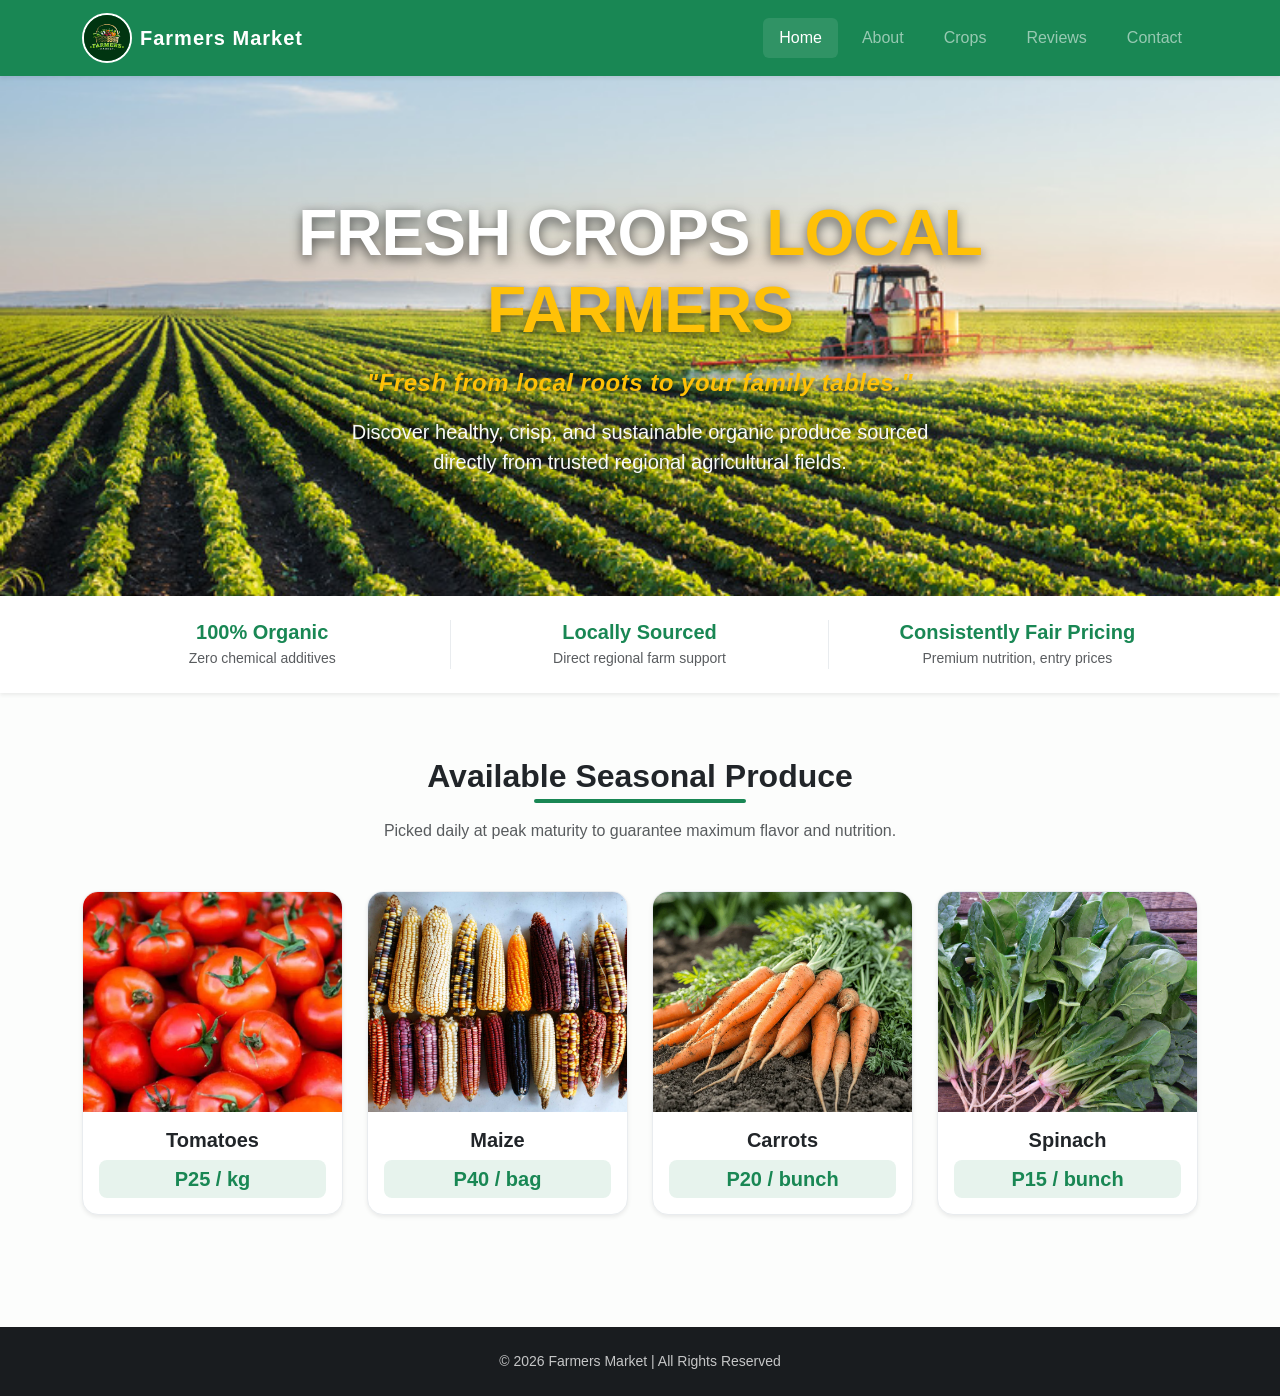
<file: index.html>
<!DOCTYPE html>
<html lang="en">
<head>
    <meta charset="UTF-8">
    <meta name="viewport" content="width=device-width, initial-scale=1.0">
    <title>Home | Farmers Market</title>
    <link href="https://cdn.jsdelivr.net/npm/bootstrap@5.3.2/dist/css/bootstrap.min.css" rel="stylesheet">
    <link rel="stylesheet" href="style.css">
</head>
<body>

    <nav class="navbar navbar-expand-lg navbar-dark bg-success sticky-top shadow-sm">
        <div class="container">
            <a class="navbar-brand d-flex align-items-center" href="index.html">
                <img src="hand-drawn-farmers-market-logo_23-2149329270.avif"
                     alt="Farmers Market Organic Business Logo"
                     width="50"
                     height="50"
                     class="me-2 rounded-circle border border-white border-2">
                <span class="fw-bold tracking-wide">Farmers Market</span>
            </a>
            <button class="navbar-toggler" type="button" data-bs-toggle="collapse" data-bs-target="#menu">
                <span class="navbar-toggler-icon"></span>
            </button>
            <div class="collapse navbar-collapse" id="menu">
                <ul class="navbar-nav ms-auto gap-2">
                    <li class="nav-item"><a class="nav-link active px-3 rounded bg-white bg-opacity-10" aria-current="page" href="index.html">Home</a></li>
                    <li class="nav-item"><a class="nav-link px-3" href="about.html">About</a></li>
                    <li class="nav-item"><a class="nav-link px-3" href="crops.html">Crops</a></li>
                    <li class="nav-item"><a class="nav-link px-3" href="review.html">Reviews</a></li>
                    <li class="nav-item"><a class="nav-link px-3" href="contact.html">Contact</a></li>
                </ul>
            </div>
        </div>
    </nav>

    <header class="hero position-relative">
        <div class="container position-relative z-2">
            <div class="row justify-content-center">
                <div class="col-md-10 col-lg-8 hero-text text-center">
                    <h1 class="display-3 fw-black text-white text-uppercase tracking-tight mb-3">
                        Fresh Crops <span class="text-warning">Local Farmers</span>
                    </h1>
                    <p class="fs-4 text-warning fst-italic mb-3 fw-semibold letter-spacing-1">
                        "Fresh from local roots to your family tables."
                    </p>
                    <p class="fs-5 text-light opacity-90 max-w-600 mx-auto mb-0">
                        Discover healthy, crisp, and sustainable organic produce sourced directly from trusted regional agricultural fields.
                    </p>
                </div>
            </div>
        </div>
        <div class="position-absolute top-0 start-0 w-100 height-100 bg-dark opacity-40 z-1"></div>
    </header>

    <section class="bg-white py-4 shadow-sm position-relative z-3">
        <div class="container">
            <div class="row text-center g-3">
                <div class="col-md-4 border-end border-light-subtle">
                    <h5 class="fw-bold text-success mb-1">100% Organic</h5>
                    <p class="text-muted small mb-0">Zero chemical additives</p>
                </div>
                <div class="col-md-4 border-end border-light-subtle">
                    <h5 class="fw-bold text-success mb-1">Locally Sourced</h5>
                    <p class="text-muted small mb-0">Direct regional farm support</p>
                </div>
                <div class="col-md-4">
                    <h5 class="fw-bold text-success mb-1">Consistently Fair Pricing</h5>
                    <p class="text-muted small mb-0">Premium nutrition, entry prices</p>
                </div>
            </div>
        </div>
    </section>

    <main class="container my-5 py-3">
        <div class="text-center mb-5">
            <h2 class="fw-black text-dark position-relative d-inline-block pb-2">
                Available Seasonal Produce
                <span class="position-absolute bottom-0 start-25 end-25 bg-success rounded" style="height: 4px;"></span>
            </h2>
            <p class="text-muted mt-2">Picked daily at peak maturity to guarantee maximum flavor and nutrition.</p>
        </div>

        <div class="row g-4 justify-content-center">
            
            <div class="col-sm-6 col-md-4 col-lg-3">
                <div class="card h-100 shadow-sm border border-light-subtle rounded-4 overflow-hidden">
                    <div class="overflow-hidden bg-light">
                        <img src="tomatoes.webp" alt="Fresh red organic tomatoes on vine" width="300" height="200" class="card-img-top image-zoom">
                    </div>
                    <div class="card-body text-center p-3">
                        <h5 class="fw-bold text-dark mb-2">Tomatoes</h5>
                        <p class="text-success fw-extrabold fs-5 mb-0 bg-success bg-opacity-10 py-1 rounded-3">P25 / kg</p>
                    </div>
                </div>
            </div>

            <div class="col-sm-6 col-md-4 col-lg-3">
                <div class="card h-100 shadow-sm border border-light-subtle rounded-4 overflow-hidden">
                    <div class="overflow-hidden bg-light">
                        <img src="Maize.jpg" alt="Freshly harvested sweet yellow maize ears" width="300" height="200" class="card-img-top image-zoom">
                    </div>
                    <div class="card-body text-center p-3">
                        <h5 class="fw-bold text-dark mb-2">Maize</h5>
                        <p class="text-success fw-extrabold fs-5 mb-0 bg-success bg-opacity-10 py-1 rounded-3">P40 / bag</p>
                    </div>
                </div>
            </div>

            <div class="col-sm-6 col-md-4 col-lg-3">
                <div class="card h-100 shadow-sm border border-light-subtle rounded-4 overflow-hidden">
                    <div class="overflow-hidden bg-light">
                        <img src="Carrots.webp" alt="Vibrant freshly dug crisp bundle of carrots" width="300" height="200" class="card-img-top image-zoom">
                    </div>
                    <div class="card-body text-center p-3">
                        <h5 class="fw-bold text-dark mb-2">Carrots</h5>
                        <p class="text-success fw-extrabold fs-5 mb-0 bg-success bg-opacity-10 py-1 rounded-3">P20 / bunch</p>
                    </div>
                </div>
            </div>

            <div class="col-sm-6 col-md-4 col-lg-3">
                <div class="card h-100 shadow-sm border border-light-subtle rounded-4 overflow-hidden">
                    <div class="overflow-hidden bg-light">
                        <img src="Spinach.jpg" alt="Rich green crispy bundled organic spinach leaves" width="300" height="200" class="card-img-top image-zoom">
                    </div>
                    <div class="card-body text-center p-3">
                        <h5 class="fw-bold text-dark mb-2">Spinach</h5>
                        <p class="text-success fw-extrabold fs-5 mb-0 bg-success bg-opacity-10 py-1 rounded-3">P15 / bunch</p>
                    </div>
                </div>
            </div>

        </div>
    </main>

    <footer class="mt-5 py-4">
        <p class="mb-0 small opacity-75">© 2026 Farmers Market | All Rights Reserved</p>
    </footer>

    <script src="https://cdn.jsdelivr.net/npm/bootstrap@5.3.2/dist/js/bootstrap.bundle.min.js"></script>
</body>
</html>
</file>
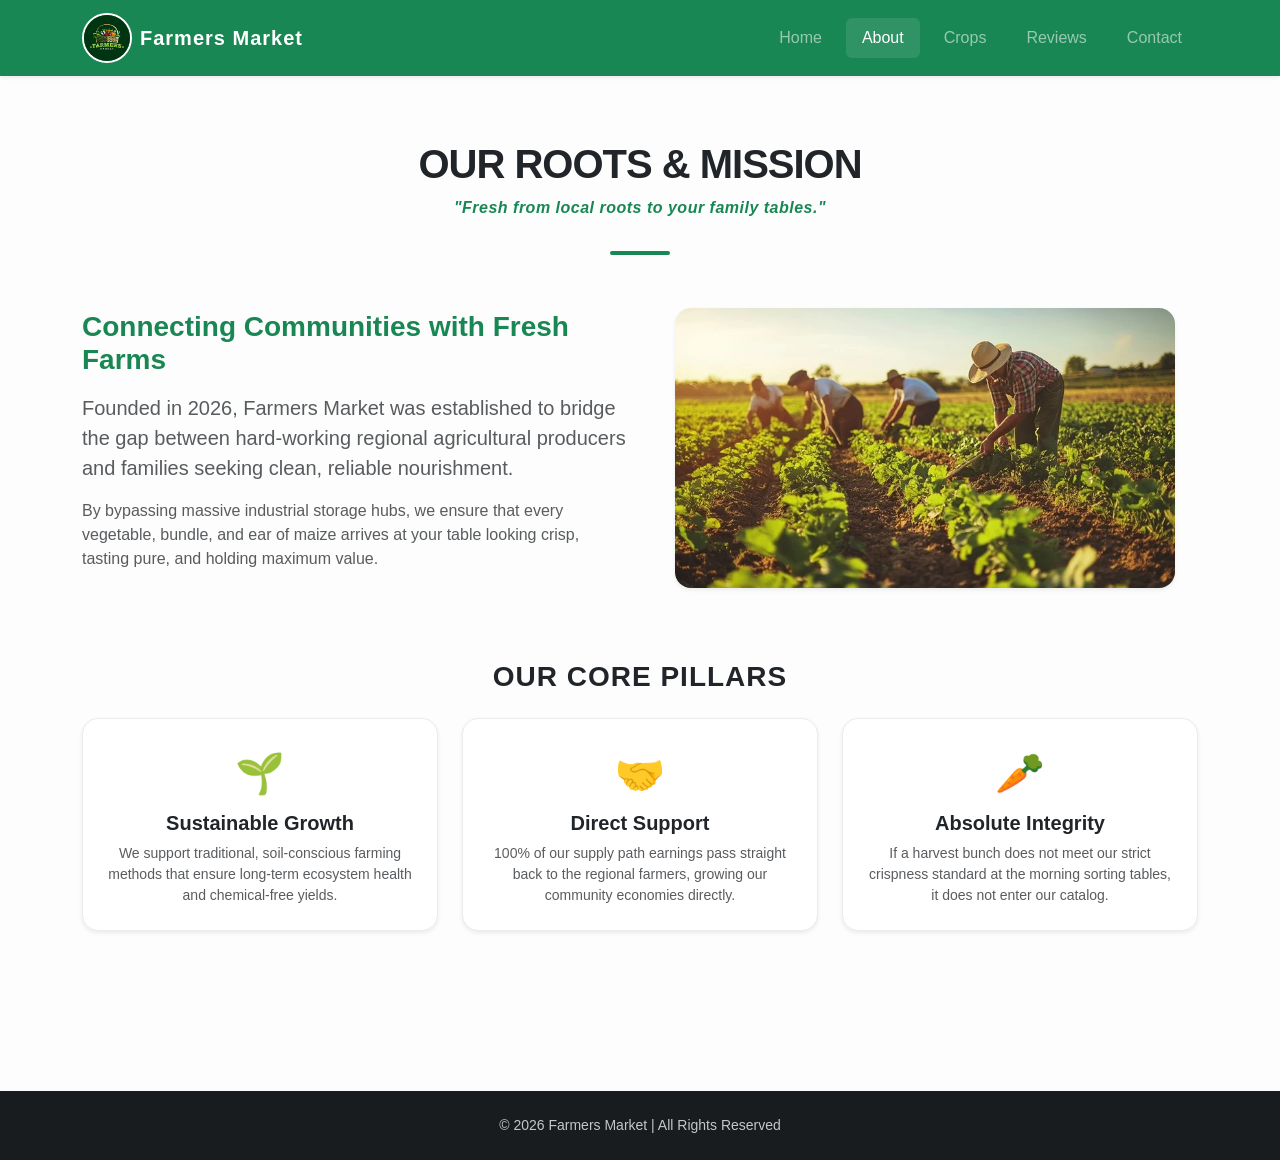
<file: about.html>
<!DOCTYPE html>
<html lang="en">
<head>
    <meta charset="UTF-8">
    <meta name="viewport" content="width=device-width, initial-scale=1.0">
    <title>About Us | Farmers Market</title>
    <link href="https://cdn.jsdelivr.net/npm/bootstrap@5.3.2/dist/css/bootstrap.min.css" rel="stylesheet">
    <link rel="stylesheet" href="style.css">
</head>
<body>

    <nav class="navbar navbar-expand-lg navbar-dark bg-success sticky-top shadow-sm">
        <div class="container">
            <a class="navbar-brand d-flex align-items-center" href="index.html">
                <img src="hand-drawn-farmers-market-logo_23-2149329270.avif"
                     alt="Farmers Market Organic Business Logo"
                     width="50"
                     height="50"
                     class="me-2 rounded-circle border border-white border-2">
                <span class="fw-bold tracking-wide">Farmers Market</span>
            </a>
            <button class="navbar-toggler" type="button" data-bs-toggle="collapse" data-bs-target="#menu">
                <span class="navbar-toggler-icon"></span>
            </button>
            <div class="collapse navbar-collapse" id="menu">
                <ul class="navbar-nav ms-auto gap-2">
                    <li class="nav-item"><a class="nav-link px-3" href="index.html">Home</a></li>
                    <li class="nav-item"><a class="nav-link active px-3 rounded bg-white bg-opacity-10" aria-current="page" href="about.html">About</a></li>
                    <li class="nav-item"><a class="nav-link px-3" href="crops.html">Crops</a></li>
                    <li class="nav-item"><a class="nav-link px-3" href="review.html">Reviews</a></li>
                    <li class="nav-item"><a class="nav-link px-3" href="contact.html">Contact</a></li>
                </ul>
            </div>
        </div>
    </nav>

    <main class="container my-5 py-3">
        <div class="text-center mb-5">
            <h1 class="fw-black text-dark text-uppercase tracking-tight">Our Roots & Mission</h1>
            <p class="text-success fw-semibold fst-italic letter-spacing-1">"Fresh from local roots to your family tables."</p>
            <div class="position-relative d-inline-block w-100 mt-2">
                <span class="position-absolute top-50 start-50 translate-middle bg-success rounded" style="height: 4px; width: 60px;"></span>
            </div>
        </div>

        <div class="row g-4 align-items-center justify-content-center mb-5">
            <div class="col-md-6">
                <h3 class="fw-bold text-success mb-3">Connecting Communities with Fresh Farms</h3>
                <p class="text-muted fs-5 leading-relaxed">
                    Founded in 2026, Farmers Market was established to bridge the gap between hard-working regional agricultural producers and families seeking clean, reliable nourishment.
                </p>
                <p class="text-muted fs-6">
                    By bypassing massive industrial storage hubs, we ensure that every vegetable, bundle, and ear of maize arrives at your table looking crisp, tasting pure, and holding maximum value.
                </p>
            </div>
            <div class="col-md-6 text-center">
                <img src="farmers-tending-crops-stockcake.webp"
                     alt="Local organic farmers actively tending to vegetable crops in a vibrant green open field"
                     width="500"
                     height="320"
                     class="img-fluid rounded-4 shadow-sm object-cover">
            </div>
        </div>

        <section class="my-5 pt-4">
            <h3 class="text-center fw-black text-dark mb-4 text-uppercase tracking-wide">Our Core Pillars</h3>
            <div class="row g-4 text-center">
                
                <div class="col-md-4">
                    <div class="p-4 bg-white rounded-4 shadow-sm h-100 border border-light-subtle">
                        <div class="fs-1 text-success mb-2">🌱</div>
                        <h5 class="fw-bold text-dark">Sustainable Growth</h5>
                        <p class="text-muted small mb-0">We support traditional, soil-conscious farming methods that ensure long-term ecosystem health and chemical-free yields.</p>
                    </div>
                </div>

                <div class="col-md-4">
                    <div class="p-4 bg-white rounded-4 shadow-sm h-100 border border-light-subtle">
                        <div class="fs-1 text-success mb-2">🤝</div>
                        <h5 class="fw-bold text-dark">Direct Support</h5>
                        <p class="text-muted small mb-0">100% of our supply path earnings pass straight back to the regional farmers, growing our community economies directly.</p>
                    </div>
                </div>

                <div class="col-md-4">
                    <div class="p-4 bg-white rounded-4 shadow-sm h-100 border border-light-subtle">
                        <div class="fs-1 text-success mb-2">🥕</div>
                        <h5 class="fw-bold text-dark">Absolute Integrity</h5>
                        <p class="text-muted small mb-0">If a harvest bunch does not meet our strict crispness standard at the morning sorting tables, it does not enter our catalog.</p>
                    </div>
                </div>

            </div>
        </section>
    </main>

    <footer class="mt-5 py-4">
        <p class="mb-0 small opacity-75">© 2026 Farmers Market | All Rights Reserved</p>
    </footer>

    <script src="https://cdn.jsdelivr.net/npm/bootstrap@5.3.2/dist/js/bootstrap.bundle.min.js"></script>
</body>
</html>
</file>
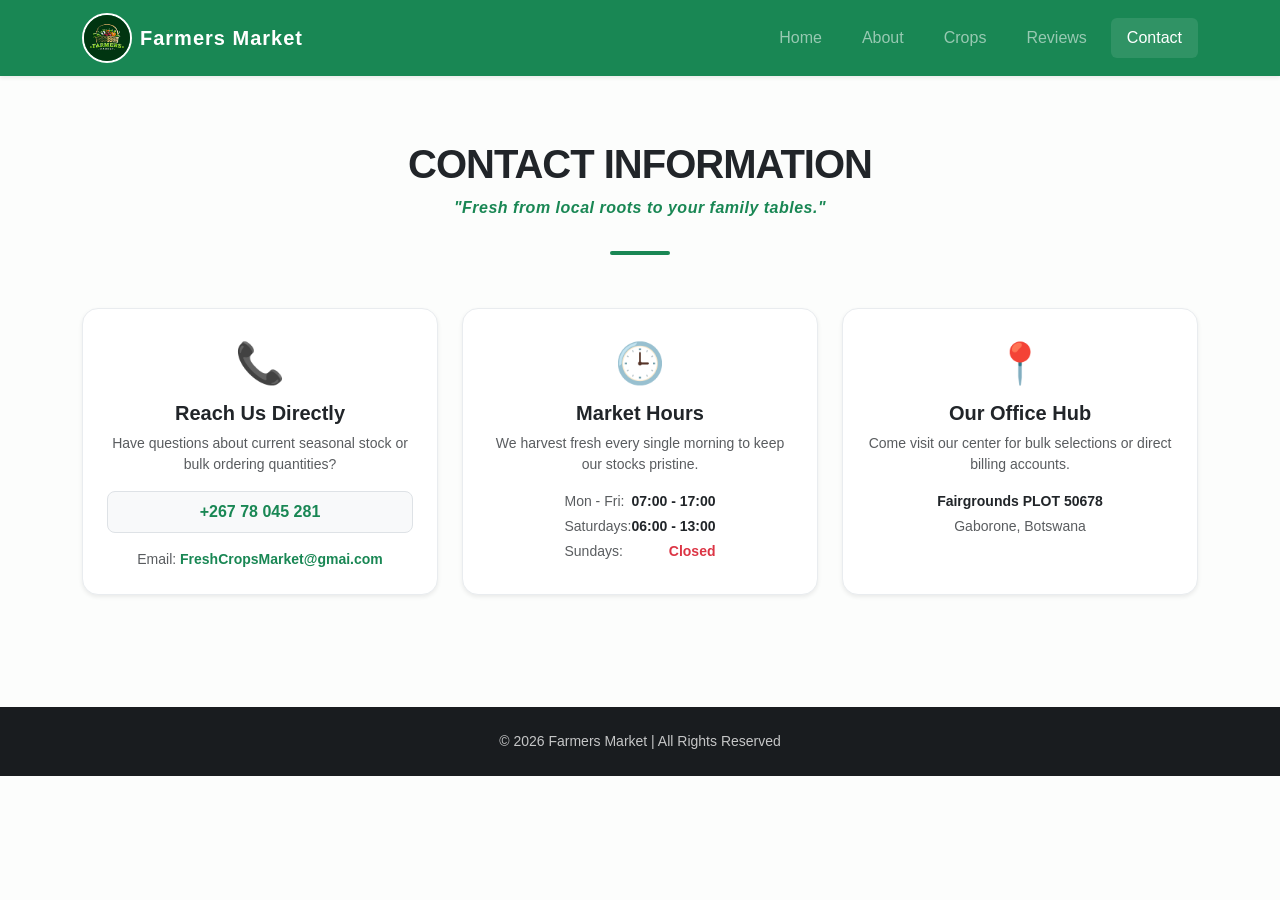
<file: contact.html>
<!DOCTYPE html>
<html lang="en">
<head>
    <meta charset="UTF-8">
    <meta name="viewport" content="width=device-width, initial-scale=1.0">
    <title>Contact Info | Farmers Market</title>
    <link href="https://cdn.jsdelivr.net/npm/bootstrap@5.3.2/dist/css/bootstrap.min.css" rel="stylesheet">
    <link rel="stylesheet" href="style.css">
</head>
<body>

    <nav class="navbar navbar-expand-lg navbar-dark bg-success sticky-top shadow-sm">
        <div class="container">
            <a class="navbar-brand d-flex align-items-center" href="index.html">
                <img src="hand-drawn-farmers-market-logo_23-2149329270.avif"
                     alt="Farmers Market Organic Business Logo"
                     width="50"
                     height="50"
                     class="me-2 rounded-circle border border-white border-2">
                <span class="fw-bold tracking-wide">Farmers Market</span>
            </a>
            <button class="navbar-toggler" type="button" data-bs-toggle="collapse" data-bs-target="#menu">
                <span class="navbar-toggler-icon"></span>
            </button>
            <div class="collapse navbar-collapse" id="menu">
                <ul class="navbar-nav ms-auto gap-2">
                    <li class="nav-item"><a class="nav-link px-3" href="index.html">Home</a></li>
                    <li class="nav-item"><a class="nav-link px-3" href="about.html">About</a></li>
                    <li class="nav-item"><a class="nav-link px-3" href="crops.html">Crops</a></li>
                    <li class="nav-item"><a class="nav-link px-3" href="review.html">Reviews</a></li>
                    <li class="nav-item"><a class="nav-link active px-3 rounded bg-white bg-opacity-10" aria-current="page" href="contact.html">Contact</a></li>
                </ul>
            </div>
        </div>
    </nav>

    <main class="container my-5 py-3">
        <header class="text-center mb-5">
            <h1 class="fw-black text-dark text-uppercase tracking-tight">Contact Information</h1>
            <p class="text-success fw-semibold fst-italic letter-spacing-1">"Fresh from local roots to your family tables."</p>
            <div class="position-relative d-inline-block w-100 mt-2">
                <span class="position-absolute top-50 start-50 translate-middle bg-success rounded" style="height: 4px; width: 60px;"></span>
            </div>
        </header>

        <div class="row g-4 justify-content-center">
            
            <div class="col-md-6 col-lg-4">
                <div class="card h-100 p-4 text-center bg-white border border-light-subtle rounded-4 shadow-sm">
                    <div class="fs-1 text-success mb-2">📞</div>
                    <h5 class="fw-bold text-dark mb-2">Reach Us Directly</h5>
                    <p class="text-muted small mb-3">Have questions about current seasonal stock or bulk ordering quantities?</p>
                    <div class="bg-light py-2 px-3 rounded-3 d-inline-block border mb-3">
                        <a href="tel:+26778045281" class="text-success fw-bold text-decoration-none">+267 78 045 281</a>
                    </div>
                    <p class="text-muted small mb-0">Email: <a href="mailto:FreshCropsMarket@gmai.com" class="text-success text-decoration-none fw-semibold">FreshCropsMarket@gmai.com</a></p>
                </div>
            </div>

            <div class="col-md-6 col-lg-4">
                <div class="card h-100 p-4 text-center bg-white border border-light-subtle rounded-4 shadow-sm">
                    <div class="fs-1 text-success mb-2">🕒</div>
                    <h5 class="fw-bold text-dark mb-2">Market Hours</h5>
                    <p class="text-muted small mb-3">We harvest fresh every single morning to keep our stocks pristine.</p>
                    
                    <ul class="list-unstyled text-start mx-auto mb-0" style="max-width: 220px;">
                        <li class="d-flex justify-content-between small text-muted mb-1">
                            <span>Mon - Fri:</span> <strong class="text-dark">07:00 - 17:00</strong>
                        </li>
                        <li class="d-flex justify-content-between small text-muted mb-1">
                            <span>Saturdays:</span> <strong class="text-dark">06:00 - 13:00</strong>
                        </li>
                        <li class="d-flex justify-content-between small text-muted">
                            <span>Sundays:</span> <strong class="text-danger">Closed</strong>
                        </li>
                    </ul>
                </div>
            </div>

            <div class="col-md-6 col-lg-4">
                <div class="card h-100 p-4 text-center bg-white border border-light-subtle rounded-4 shadow-sm">
                    <div class="fs-1 text-success mb-2">📍</div>
                    <h5 class="fw-bold text-dark mb-2">Our Office Hub</h5>
                    <p class="text-muted small mb-3">Come visit our center for bulk selections or direct billing accounts.</p>
                    <p class="fw-semibold text-dark small mb-1">Fairgrounds PLOT 50678</p>
                    <p class="text-muted small mb-0">Gaborone, Botswana</p>
                </div>
            </div>

        </div>
    </main>

    <footer class="mt-5 py-4">
        <p class="mb-0 small opacity-75">© 2026 Farmers Market | All Rights Reserved</p>
    </footer>

    <script src="https://cdn.jsdelivr.net/npm/bootstrap@5.3.2/dist/js/bootstrap.bundle.min.js"></script>
</body>
</html>
</file>
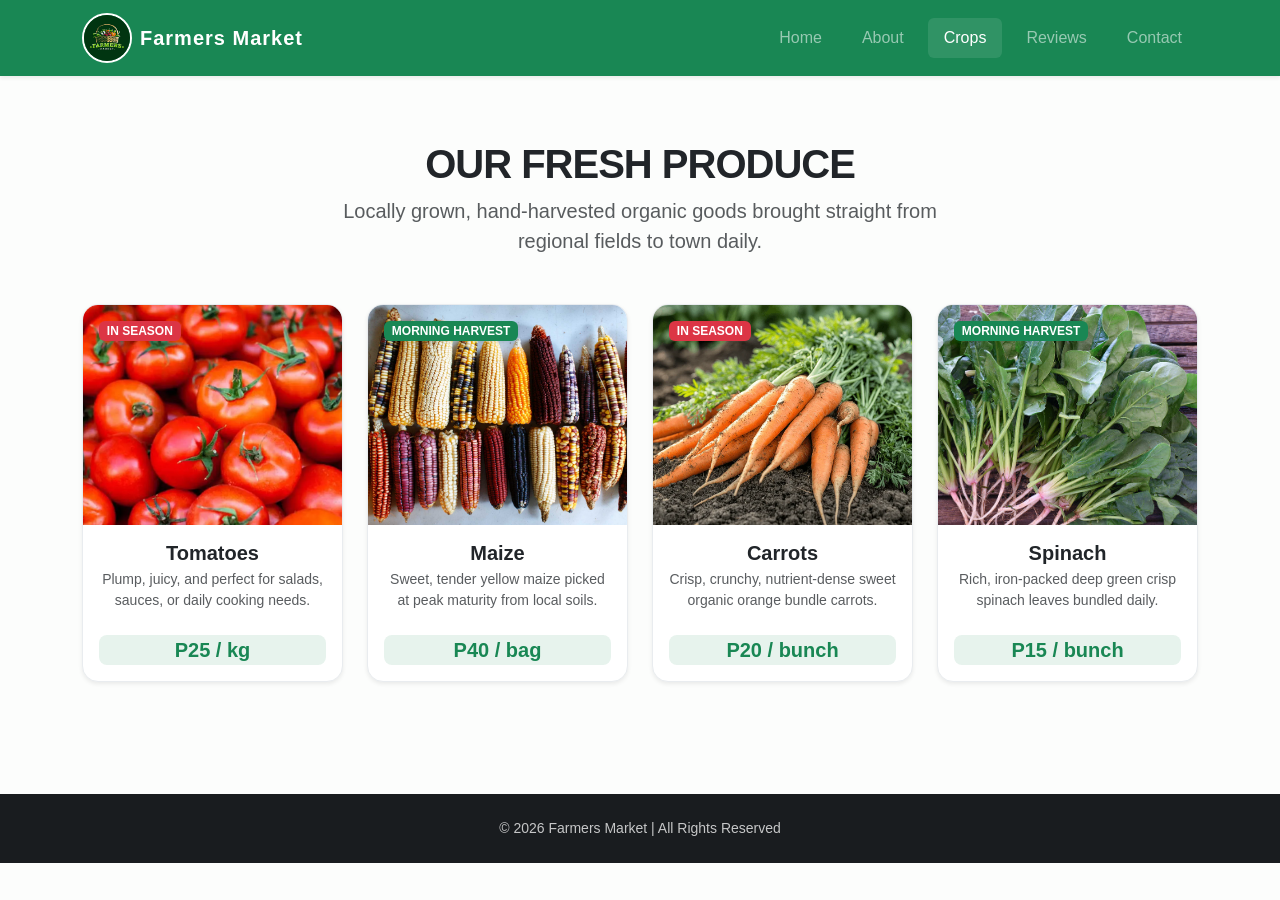
<file: crops.html>
<!DOCTYPE html>
<html lang="en">
<head>
    <meta charset="UTF-8">
    <meta name="viewport" content="width=device-width, initial-scale=1.0">
    <title>Our Crops | Farmers Market</title>
    <link href="https://cdn.jsdelivr.net/npm/bootstrap@5.3.2/dist/css/bootstrap.min.css" rel="stylesheet">
    <link rel="stylesheet" href="style.css">
</head>
<body>

    <nav class="navbar navbar-expand-lg navbar-dark bg-success sticky-top shadow-sm">
        <div class="container">
            <a class="navbar-brand d-flex align-items-center" href="index.html">
                <img src="hand-drawn-farmers-market-logo_23-2149329270.avif"
                     alt="Farmers Market Organic Business Logo"
                     width="50"
                     height="50"
                     class="me-2 rounded-circle border border-white border-2">
                <span class="fw-bold tracking-wide">Farmers Market</span>
            </a>
            <button class="navbar-toggler" type="button" data-bs-toggle="collapse" data-bs-target="#menu">
                <span class="navbar-toggler-icon"></span>
            </button>
            <div class="collapse navbar-collapse" id="menu">
                <ul class="navbar-nav ms-auto gap-2">
                    <li class="nav-item"><a class="nav-link px-3" href="index.html">Home</a></li>
                    <li class="nav-item"><a class="nav-link px-3" href="about.html">About</a></li>
                    <li class="nav-item"><a class="nav-link active px-3 rounded bg-white bg-opacity-10" aria-current="page" href="crops.html">Crops</a></li>
                    <li class="nav-item"><a class="nav-link px-3" href="review.html">Reviews</a></li>
                    <li class="nav-item"><a class="nav-link px-3" href="contact.html">Contact</a></li>
                </ul>
            </div>
        </div>
    </nav>

    <main class="container my-5 py-3">
        <header class="text-center mb-5">
            <h1 class="fw-black text-dark text-uppercase tracking-tight">Our Fresh Produce</h1>
            <p class="text-muted lead max-w-600 mx-auto">Locally grown, hand-harvested organic goods brought straight from regional fields to town daily.</p>
        </header>

        <div class="row g-4 justify-content-center">
            
            <div class="col-sm-6 col-md-4 col-lg-3">
                <div class="card h-100 shadow-sm border border-light-subtle rounded-4 overflow-hidden position-relative">
                    <span class="position-absolute top-0 start-0 m-3 badge bg-danger shadow-sm z-2 px-2.5 py-1.5 text-uppercase fw-bold">In Season</span>
                    <div class="overflow-hidden bg-light">
                        <img src="tomatoes.webp" alt="Fresh red organic tomatoes on vine" width="300" height="200" class="card-img-top image-zoom">
                    </div>
                    <div class="card-body text-center p-3 d-flex flex-column">
                        <h5 class="fw-bold text-dark mb-1">Tomatoes</h5>
                        <p class="card-text text-muted small flex-grow-1">Plump, juicy, and perfect for salads, sauces, or daily cooking needs.</p>
                        <p class="text-success fw-extrabold fs-5 mb-0 bg-success bg-opacity-10 py-1.5 rounded-3 mt-2">P25 / kg</p>
                    </div>
                </div>
            </div>

            <div class="col-sm-6 col-md-4 col-lg-3">
                <div class="card h-100 shadow-sm border border-light-subtle rounded-4 overflow-hidden position-relative">
                    <span class="position-absolute top-0 start-0 m-3 badge bg-success shadow-sm z-2 px-2.5 py-1.5 text-uppercase fw-bold">Morning Harvest</span>
                    <div class="overflow-hidden bg-light">
                        <img src="Maize.jpg" alt="Freshly harvested sweet yellow maize ears" width="300" height="200" class="card-img-top image-zoom">
                    </div>
                    <div class="card-body text-center p-3 d-flex flex-column">
                        <h5 class="fw-bold text-dark mb-1">Maize</h5>
                        <p class="card-text text-muted small flex-grow-1">Sweet, tender yellow maize picked at peak maturity from local soils.</p>
                        <p class="text-success fw-extrabold fs-5 mb-0 bg-success bg-opacity-10 py-1.5 rounded-3 mt-2">P40 / bag</p>
                    </div>
                </div>
            </div>

            <div class="col-sm-6 col-md-4 col-lg-3">
                <div class="card h-100 shadow-sm border border-light-subtle rounded-4 overflow-hidden position-relative">
                    <span class="position-absolute top-0 start-0 m-3 badge bg-danger shadow-sm z-2 px-2.5 py-1.5 text-uppercase fw-bold">In Season</span>
                    <div class="overflow-hidden bg-light">
                        <img src="Carrots.webp" alt="Vibrant freshly dug crisp bundle of carrots" width="300" height="200" class="card-img-top image-zoom">
                    </div>
                    <div class="card-body text-center p-3 d-flex flex-column">
                        <h5 class="fw-bold text-dark mb-1">Carrots</h5>
                        <p class="card-text text-muted small flex-grow-1">Crisp, crunchy, nutrient-dense sweet organic orange bundle carrots.</p>
                        <p class="text-success fw-extrabold fs-5 mb-0 bg-success bg-opacity-10 py-1.5 rounded-3 mt-2">P20 / bunch</p>
                    </div>
                </div>
            </div>

            <div class="col-sm-6 col-md-4 col-lg-3">
                <div class="card h-100 shadow-sm border border-light-subtle rounded-4 overflow-hidden position-relative">
                    <span class="position-absolute top-0 start-0 m-3 badge bg-success shadow-sm z-2 px-2.5 py-1.5 text-uppercase fw-bold">Morning Harvest</span>
                    <div class="overflow-hidden bg-light">
                        <img src="Spinach.jpg" alt="Rich green crispy bundled organic spinach leaves" width="300" height="200" class="card-img-top image-zoom">
                    </div>
                    <div class="card-body text-center p-3 d-flex flex-column">
                        <h5 class="fw-bold text-dark mb-1">Spinach</h5>
                        <p class="card-text text-muted small flex-grow-1">Rich, iron-packed deep green crisp spinach leaves bundled daily.</p>
                        <p class="text-success fw-extrabold fs-5 mb-0 bg-success bg-opacity-10 py-1.5 rounded-3 mt-2">P15 / bunch</p>
                    </div>
                </div>
            </div>

        </div>
    </main>

    <footer class="mt-5 py-4">
        <p class="mb-0 small opacity-75">© 2026 Farmers Market | All Rights Reserved</p>
    </footer>

    <script src="https://cdn.jsdelivr.net/npm/bootstrap@5.3.2/dist/js/bootstrap.bundle.min.js"></script>
</body>
</html>
</file>
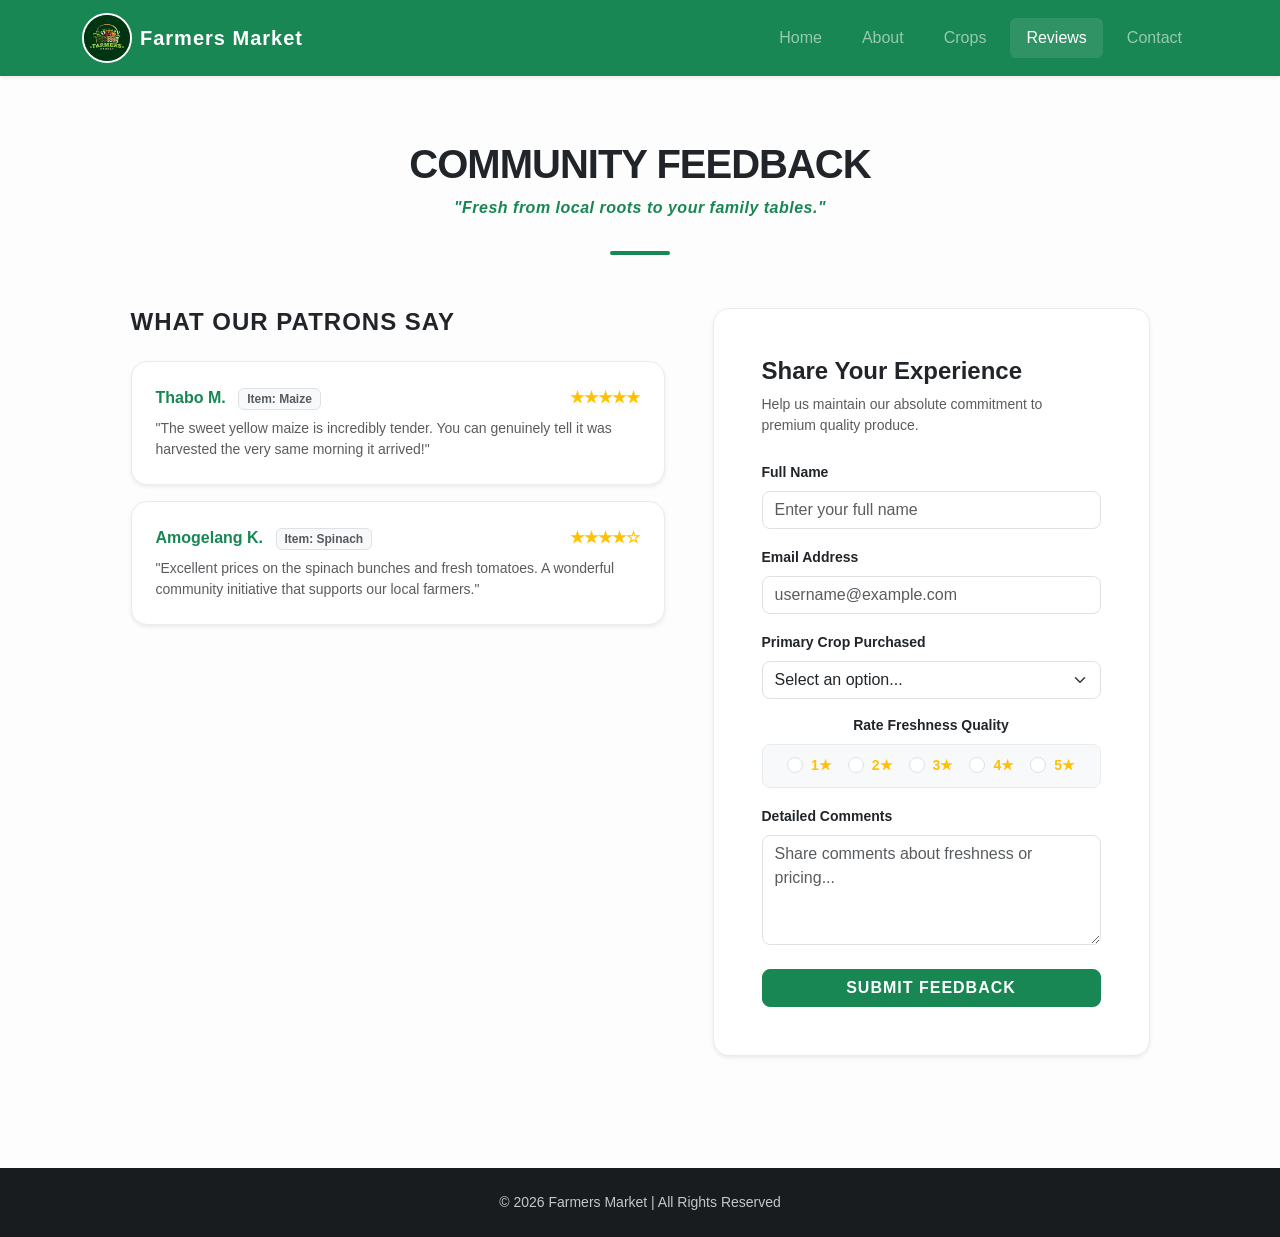
<file: review.html>
<!DOCTYPE html>
<html lang="en">
<head>
    <meta charset="UTF-8">
    <meta name="viewport" content="width=device-width, initial-scale=1.0">
    <title>Customer Reviews | Farmers Market</title>
    <link href="https://cdn.jsdelivr.net/npm/bootstrap@5.3.2/dist/css/bootstrap.min.css" rel="stylesheet">
    <link rel="stylesheet" href="style.css">
</head>
<body>

    <nav class="navbar navbar-expand-lg navbar-dark bg-success sticky-top shadow-sm">
        <div class="container">
            <a class="navbar-brand d-flex align-items-center" href="index.html">
                <img src="hand-drawn-farmers-market-logo_23-2149329270.avif"
                     alt="Farmers Market Organic Business Logo"
                     width="50"
                     height="50"
                     class="me-2 rounded-circle border border-white border-2">
                <span class="fw-bold tracking-wide">Farmers Market</span>
            </a>
            <button class="navbar-toggler" type="button" data-bs-toggle="collapse" data-bs-target="#menu">
                <span class="navbar-toggler-icon"></span>
            </button>
            <div class="collapse navbar-collapse" id="menu">
                <ul class="navbar-nav ms-auto gap-2">
                    <li class="nav-item"><a class="nav-link px-3" href="index.html">Home</a></li>
                    <li class="nav-item"><a class="nav-link px-3" href="about.html">About</a></li>
                    <li class="nav-item"><a class="nav-link px-3" href="crops.html">Crops</a></li>
                    <li class="nav-item"><a class="nav-link active px-3 rounded bg-white bg-opacity-10" aria-current="page" href="review.html">Reviews</a></li>
                    <li class="nav-item"><a class="nav-link px-3" href="contact.html">Contact</a></li>
                </ul>
            </div>
        </div>
    </nav>

    <main class="container my-5 py-3">
        <header class="text-center mb-5">
            <h1 class="fw-black text-dark text-uppercase tracking-tight">Community Feedback</h1>
            <p class="text-success fw-semibold fst-italic letter-spacing-1">"Fresh from local roots to your family tables."</p>
            <div class="position-relative d-inline-block w-100 mt-2">
                <span class="position-absolute top-50 start-50 translate-middle bg-success rounded" style="height: 4px; width: 60px;"></span>
            </div>
        </header>

        <div class="row g-5 justify-content-center">
            
            <div class="col-lg-6">
                <h3 class="fw-bold text-dark mb-4 text-uppercase tracking-wide fs-4">What Our Patrons Say</h3>
                <div id="dynamicReviewsList" class="d-flex flex-column gap-3">
                    </div>
            </div>

            <div class="col-lg-5">
                <div class="p-4 p-sm-5 bg-white border border-light-subtle rounded-4 shadow-sm position-sticky" style="top: 100px;">
                    <h3 class="fw-bold text-dark mb-2 fs-4">Share Your Experience</h3>
                    <p class="text-muted small mb-4">Help us maintain our absolute commitment to premium quality produce.</p>
                    
                    <form id="reviewForm" onsubmit="handleReviewSubmit(event)" class="d-flex flex-column gap-3">
                        <div>
                            <label class="form-label text-dark fw-semibold small">Full Name</label>
                            <input type="text" id="custName" class="form-control rounded-3" placeholder="Enter your full name" required>
                        </div>

                        <div>
                            <label class="form-label text-dark fw-semibold small">Email Address</label>
                            <input type="email" id="custEmail" class="form-control rounded-3" placeholder="username@example.com" required>
                        </div>

                        <div>
                            <label class="form-label text-dark fw-semibold small">Primary Crop Purchased</label>
                            <select id="custCrop" class="form-select rounded-3" required>
                                <option value="" disabled selected>Select an option...</option>
                                <option value="Tomatoes">Tomatoes</option>
                                <option value="Maize">Maize</option>
                                <option value="Carrots">Carrots</option>
                                <option value="Spinach">Spinach</option>
                            </select>
                        </div>

                        <div>
                            <label class="form-label text-dark fw-semibold d-block small mb-2 text-center">Rate Freshness Quality</label>
                            <div class="d-flex justify-content-center align-items-center gap-3 py-2 bg-light rounded-3 border border-light-subtle">
                                <div class="form-check form-check-inline mx-0">
                                    <input class="form-check-input" type="radio" name="rating" id="rate1" value="1" required>
                                    <label class="form-check-label text-warning fw-bold small" for="rate1">1★</label>
                                </div>
                                <div class="form-check form-check-inline mx-0">
                                    <input class="form-check-input" type="radio" name="rating" id="rate2" value="2">
                                    <label class="form-check-label text-warning fw-bold small" for="rate2">2★</label>
                                </div>
                                <div class="form-check form-check-inline mx-0">
                                    <input class="form-check-input" type="radio" name="rating" id="rate3" value="3">
                                    <label class="form-check-label text-warning fw-bold small" for="rate3">3★</label>
                                </div>
                                <div class="form-check form-check-inline mx-0">
                                    <input class="form-check-input" type="radio" name="rating" id="rate4" value="4">
                                    <label class="form-check-label text-warning fw-bold small" for="rate4">4★</label>
                                </div>
                                <div class="form-check form-check-inline mx-0">
                                    <input class="form-check-input" type="radio" name="rating" id="rate5" value="5">
                                    <label class="form-check-label text-warning fw-bold small" for="rate5">5★</label>
                                </div>
                            </div>
                        </div>

                        <div>
                            <label class="form-label text-dark fw-semibold small">Detailed Comments</label>
                            <textarea id="custComments" class="form-control rounded-3" rows="4" placeholder="Share comments about freshness or pricing..." required></textarea>
                        </div>

                        <button type="submit" class="btn btn-success w-100 py-2.5 rounded-3 fw-bold text-uppercase tracking-wide mt-2">
                            Submit Feedback
                        </button>
                    </form>
                </div>
            </div>

        </div>
    </main>

    <div class="modal fade" id="feedbackModal" tabindex="-1" aria-hidden="true">
        <div class="modal-dialog modal-dialog-centered">
            <div class="modal-content rounded-4 p-4 text-center border-0 shadow-lg">
                <div class="modal-body">
                    <span class="display-4 text-success d-block mb-3">🎉</span>
                    <h4 class="fw-bold text-dark">Thank You!</h4>
                    <p class="text-muted mb-4">Your review has been successfully processed and pushed live onto our community board.</p>
                    <button type="button" class="btn btn-success px-5 py-2 rounded-pill fw-bold" data-bs-dismiss="modal">Awesome</button>
                </div>
            </div>
        </div>
    </div>

    <footer class="mt-5 py-4">
        <p class="mb-0 small opacity-75">© 2026 Farmers Market | All Rights Reserved</p>
    </footer>

    <script>
        // Baseline mock review entries to populate the board initially
        const baselineReviews = [
            {
                name: "Thabo M.",
                crop: "Maize",
                stars: "★★★★★",
                comments: "The sweet yellow maize is incredibly tender. You can genuinely tell it was harvested the very same morning it arrived!"
            },
            {
                name: "Amogelang K.",
                crop: "Spinach",
                stars: "★★★★☆",
                comments: "Excellent prices on the spinach bunches and fresh tomatoes. A wonderful community initiative that supports our local farmers."
            }
        ];

        function renderReviews() {
            const customReviews = JSON.parse(localStorage.getItem('marketReviews')) || [];
            const combinedReviews = [...customReviews, ...baselineReviews];
            const container = document.getElementById('dynamicReviewsList');
            
            container.innerHTML = ""; // Reset box template
            
            combinedReviews.forEach(review => {
                const reviewCard = document.createElement('div');
                reviewCard.className = "p-4 bg-white border border-light-subtle rounded-4 shadow-sm";
                reviewCard.innerHTML = `
                    <div class="d-flex justify-content-between align-items-center mb-2">
                        <div>
                            <h6 class="fw-bold text-success d-inline-block mb-0 me-2">${review.name}</h6>
                            <span class="badge bg-light text-muted border px-2 py-1 small">Item: ${review.crop}</span>
                        </div>
                        <span class="text-warning fw-bold">${review.stars}</span>
                    </div>
                    <p class="text-muted small mb-0">"${review.comments}"</p>
                `;
                container.appendChild(reviewCard);
            });
        }

        function handleReviewSubmit(event) {
            event.preventDefault(); // Stop page from submitting to server (prevents 405)

            const name = document.getElementById('custName').value;
            const crop = document.getElementById('custCrop').value;
            const comments = document.getElementById('custComments').value;
            const ratingValue = document.querySelector('input[name="rating"]:checked').value;

            let stars = '';
            for (let i = 0; i < 5; i++) {
                stars += (i < ratingValue) ? '★' : '☆';
            }

            const newReview = { name, crop, stars, comments };
            let customReviews = JSON.parse(localStorage.getItem('marketReviews')) || [];
            customReviews.unshift(newReview);
            localStorage.setItem('marketReviews', JSON.stringify(customReviews));

            // Reset form input values
            document.getElementById('reviewForm').reset();

            // Fire success popup modal animation
            var myModal = new bootstrap.Modal(document.getElementById('feedbackModal'));
            myModal.show();

            // Instantly re-render lists smoothly below
            renderReviews();
        }

        // Initialize display loop when content loads
        document.addEventListener("DOMContentLoaded", renderReviews);
    </script>

    <script src="https://cdn.jsdelivr.net/npm/bootstrap@5.3.2/dist/js/bootstrap.bundle.min.js"></script>
</body>
</html>
</file>
<file: style.css>
/* ==========================================================================
   1. GLOBAL AND BASE STYLES
   ========================================================================== */
body {
    margin: 0;
    padding: 0;
    font-family: 'Segoe UI', Arial, sans-serif;
    background-color: #fcfdfc; /* Clean, slightly green-tinted white */
    display: flex;
    flex-direction: column;
    min-height: 100vh;
}

/* Custom Typography & Layout Utilities */
.fw-black { font-weight: 900; }
.fw-extrabold { font-weight: 850; }
.tracking-wide { letter-spacing: 1px; }
.tracking-tight { letter-spacing: -1px; }
.letter-spacing-1 { letter-spacing: 0.5px; }
.max-w-600 { max-width: 600px; }
.start-25 { left: 25%; }
.end-25 { right: 25%; }

/* ==========================================================================
   2. PRESENTATION LAYER THEMES & HERO (Cleaned up Spacing)
   ========================================================================== */
.hero {
    background-image: url('Farm_background.jpg');
    background-size: cover;
    background-position: center;
    background-repeat: no-repeat;
    height: 520px; /* Perfectly balanced text container framework */
    display: flex;
    align-items: center;
    position: relative;
}

/* Typography Text Shadow Layering for clear readability over imagery */
.hero-text h1 {
    text-shadow: 0 4px 12px rgba(0, 0, 0, 0.6);
}

.hero-text p {
    text-shadow: 0 2px 8px rgba(0, 0, 0, 0.5);
}

@media (max-width: 768px) {
    .hero { height: 440px; }
    .hero-text h1 { font-size: 2.3rem !important; }
    .hero-text p { font-size: 1.05rem !important; }
    .border-end { border-end: none !important; border-bottom: 1px solid #dee2e6 !important; padding-bottom: 15px; }
}

/* Transition Bezier curves */
.transition-all {
    transition: all 0.3s cubic-bezier(0.25, 0.8, 0.25, 1);
}

/* ==========================================================================
   3. CARDS & IMAGE COMPONENT SYSTEMS
   ========================================================================== */
.card {
    transition: transform 0.4s cubic-bezier(0.165, 0.84, 0.44, 1), box-shadow 0.4s ease;
    background-color: #ffffff;
}

.card:hover {
    transform: translateY(-8px);
    box-shadow: 0 15px 30px rgba(0, 0, 0, 0.1) !important;
}

/* Uniform Crop Grid Parameters */
.card-img-top {
    object-fit: cover;
    height: 220px; 
    transition: transform 0.5s ease;
}

/* Zoom animation on cards */
.card:hover .image-zoom {
    transform: scale(1.06);
}

/* ==========================================================================
   4. RESPONSIVE FORMS & ELEMENT PLACEMENT WRAPPERS
   ========================================================================== */
.about-section {
    max-width: 900px;
    margin: 0 auto;
}

.contact-form {
    width: 100%;
    max-width: 550px;
    margin: 0 auto;
    background-color: #ffffff;
    border-radius: 12px;
}

.form-check-input {
    float: none;
    margin-right: 0;
    cursor: pointer;
}

/* ==========================================================================
   5. UNIFORM FOOTER ALIGNMENT
   ========================================================================== */
footer {
    background-color: #191c1f; /* Premium dark carbon shade */
    color: #ffffff;
    text-align: center;
    padding: 24px;
    margin-top: auto;
}
</file>
